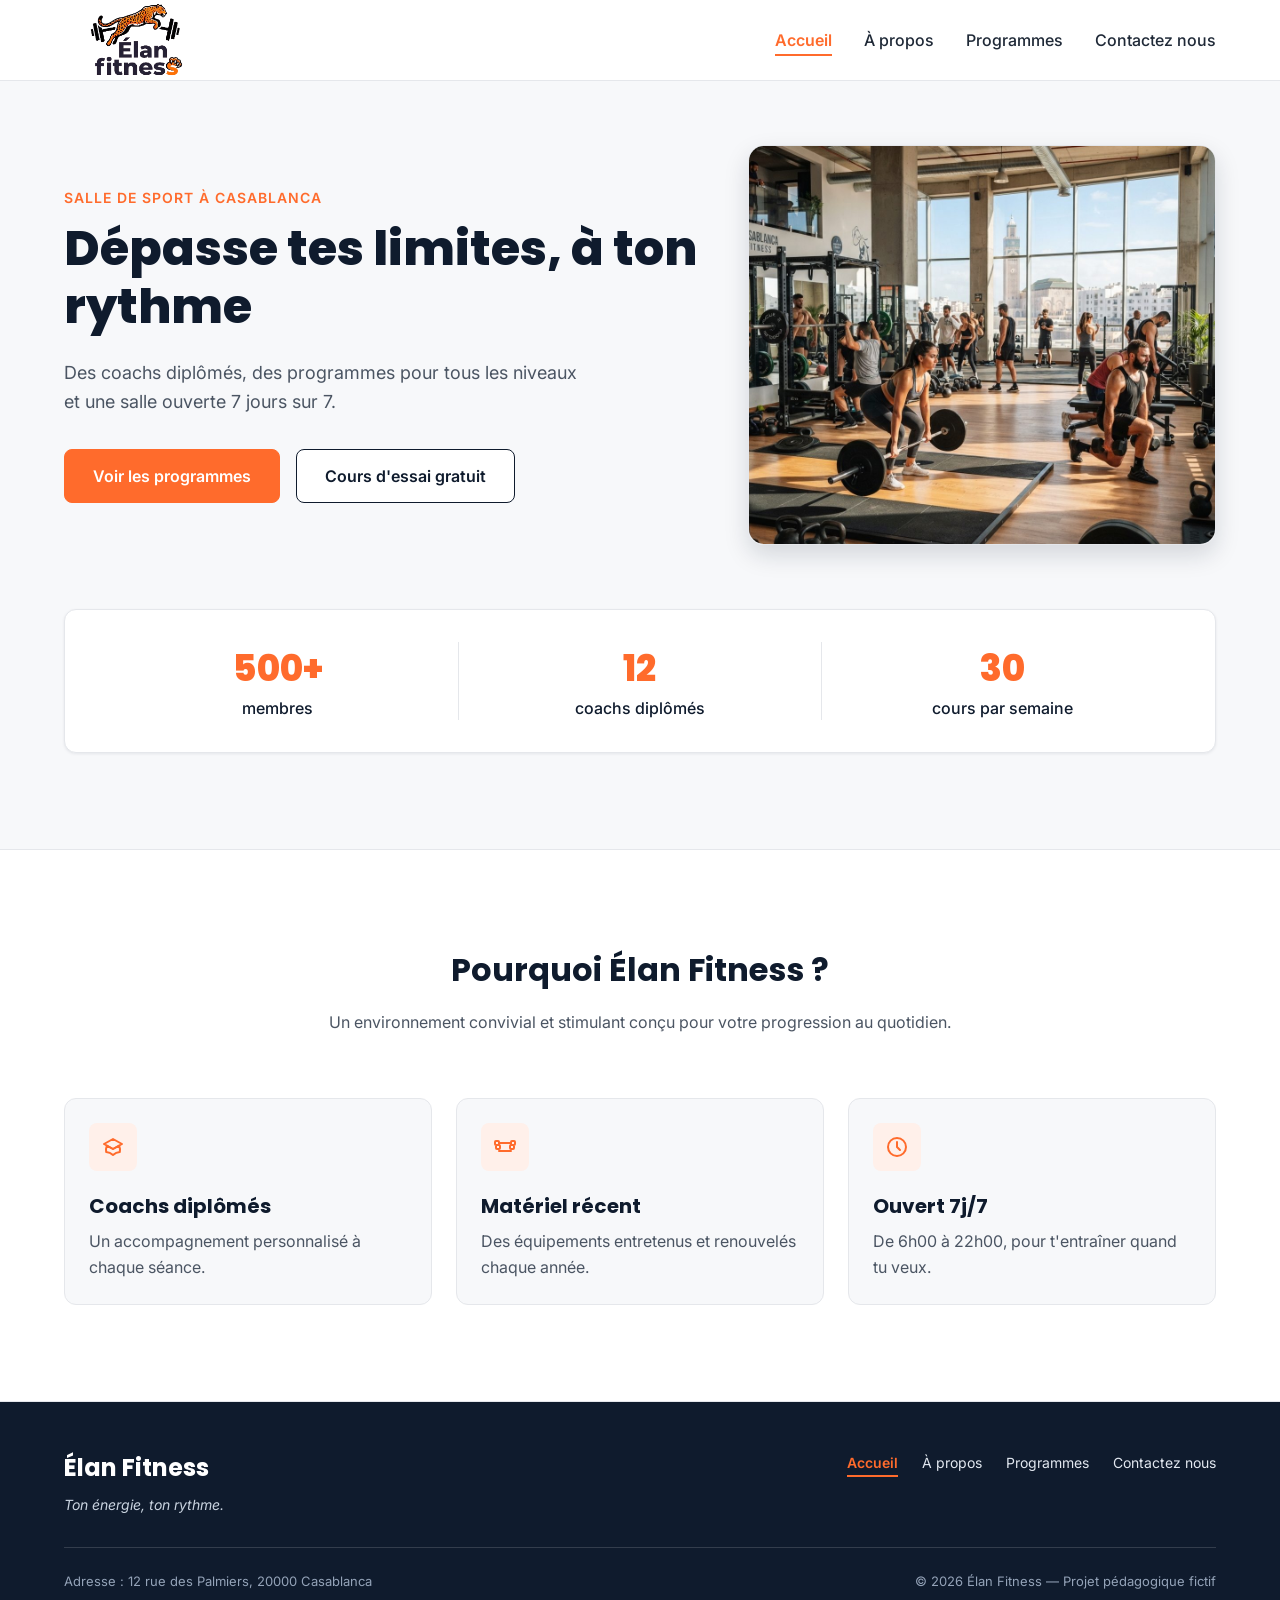
<file: index.html>
<!DOCTYPE html>
<html lang="fr">

<head>
  <meta charset="UTF-8">
  <meta name="viewport" content="width=device-width, initial-scale=1">
  <meta name="description"
    content="Élan Fitness, salle de sport à Casablanca : musculation, yoga, cardio et boxe fitness avec des coachs diplômés. Réservez votre cours d'essai gratuit.">
  <title>Élan Fitness | Salle de sport à Casablanca</title>

  <link rel="preconnect" href="https://fonts.googleapis.com">
  <link rel="preconnect" href="https://fonts.gstatic.com" crossorigin>
  <link
    href="https://fonts.googleapis.com/css2?family=Inter:wght@400;500;600&family=Poppins:wght@600;700;800&display=swap"
    rel="stylesheet">

  <link rel="stylesheet" href="style.css">
</head>

<body>

  <header class="en-tete">
    <div class="conteneur en-tete-contenu">
      <a href="index.html" class="logo"><img src="img/image-removebg-preview.png">
      </a>
      <nav aria-label="Navigation principale">


        <ul class="menu">
          <li><a href="index.html" class="lien-actif">Accueil</a></li>
          <li><a href="propos.html">À propos</a></li>
          <li><a href="program.html">Programmes</a></li>
          <li><a href="contact.html">Contactez nous</a></li>
        </ul>

      </nav>
    </div>
  </header>

  <main>

    <section id="accueil" class="hero">
      <div class="conteneur">

        <div class="hero-contenu">
          <div class="hero-texte">
            <p class="sur-titre">Salle de sport à Casablanca</p>
            <h1>Dépasse tes limites, à ton rythme</h1>
            <p class="hero-description">
              Des coachs diplômés, des programmes pour tous les niveaux et une salle ouverte 7 jours sur 7.
            </p>
            <div class="boutons">
              <a href="program.html" class="bouton bouton-principal">Voir les programmes</a>
              <a href="contact.html" class="bouton bouton-secondaire">Cours d'essai gratuit</a>

            </div>
          </div>

          <img class="hero-image" src="img/hero.jpg"
            alt="Des personnes s'entraînent dans une salle de sport lumineuse à Casablanca">
        </div>

        <div class="chiffres">
          <div class="chiffre">
            <p class="chiffre-nombre">500+</p>
            <p>membres</p>
          </div>
          <div class="chiffre">
            <p class="chiffre-nombre">12</p>
            <p>coachs diplômés</p>
          </div>
          <div class="chiffre">
            <p class="chiffre-nombre">30</p>
            <p>cours par semaine</p>
          </div>
        </div>

      </div>
    </section>

    <section class="section section-blanche">
      <div class="conteneur">

        <div class="section-titre">
          <h2>Pourquoi Élan Fitness ?</h2>
          <p>Un environnement convivial et stimulant conçu pour votre progression au quotidien.</p>
        </div>

        <div class="cartes">
          <article class="carte carte-avantage">
            <div class="icone"><img src="img/icone-coach.svg" alt=""></div>
            <h3>Coachs diplômés</h3>
            <p>Un accompagnement personnalisé à chaque séance.</p>
          </article>

          <article class="carte carte-avantage">
            <div class="icone"><img src="img/icone-materiel.svg" alt=""></div>
            <h3>Matériel récent</h3>
            <p>Des équipements entretenus et renouvelés chaque année.</p>
          </article>

          <article class="carte carte-avantage">
            <div class="icone"><img src="img/icone-horloge.svg" alt=""></div>
            <h3>Ouvert 7j/7</h3>
            <p>De 6h00 à 22h00, pour t'entraîner quand tu veux.</p>
          </article>
        </div>

      </div>
    </section>




  </main>

  <footer class="pied-de-page">
    <div class="conteneur">
      <div class="pied-haut">
        <div>
          <p class="logo logo-clair">Élan Fitness</p>
          <p class="slogan">Ton énergie, ton rythme.</p>
        </div>

        <nav aria-label="Navigation du pied de page">
          <ul class="menu menu-pied">
            <li><a href="index.html" class="lien-actif">Accueil</a></li>
            <li><a href="propos.html">À propos</a></li>
            <li><a href="program.html">Programmes</a></li>
            <li><a href="contact.html">Contactez nous</a></li>
          </ul>
        </nav>
      </div>

      <div class="pied-bas">
        <p>Adresse : 12 rue des Palmiers, 20000 Casablanca</p>
        <p>&copy; 2026 Élan Fitness — Projet pédagogique fictif</p>
      </div>

    </div>
  </footer>

</body>

</html>
</file>
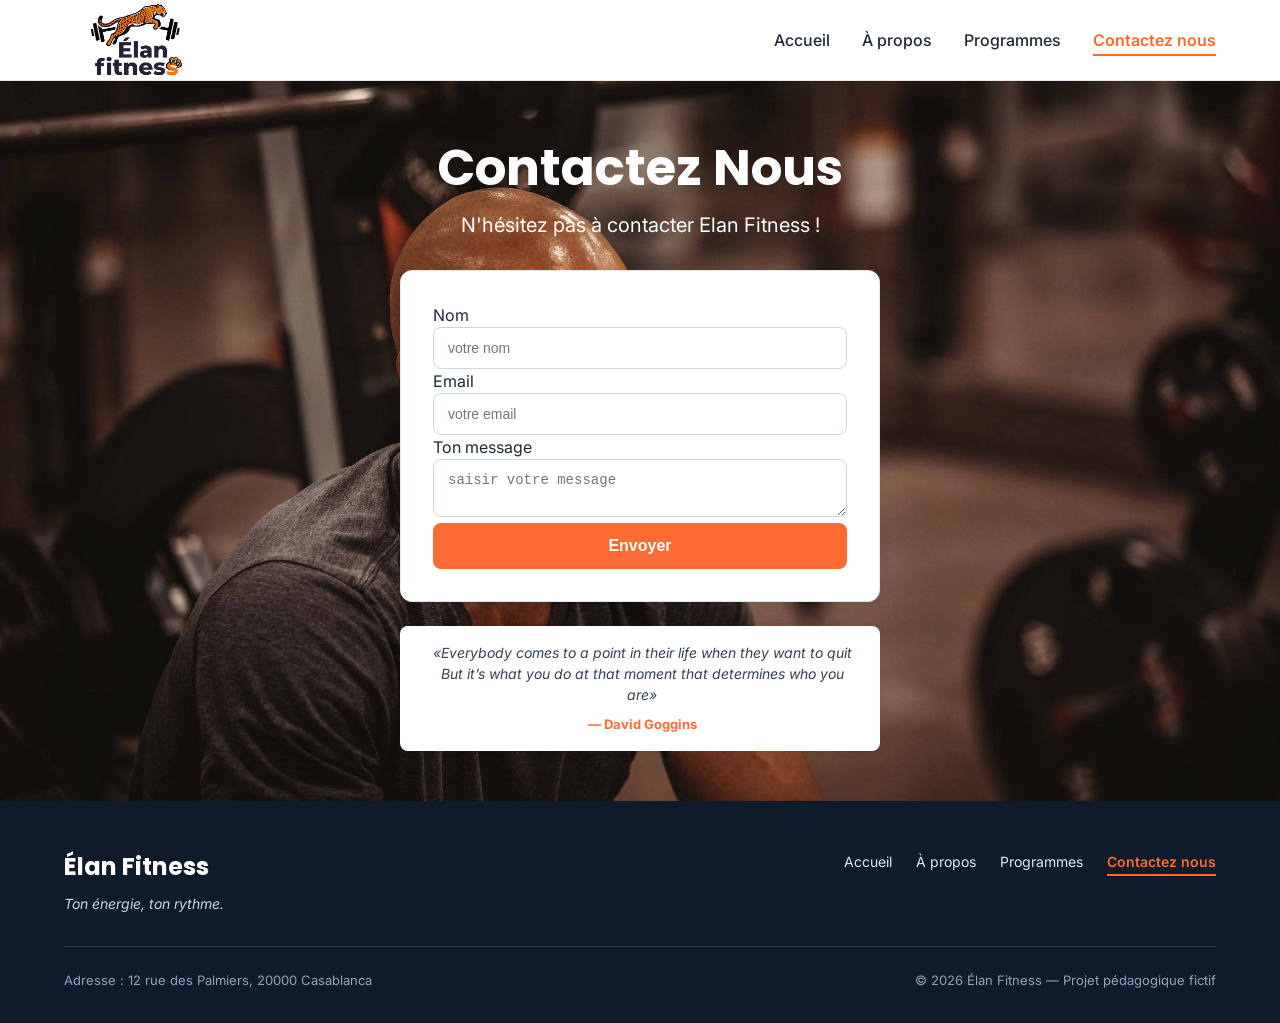
<file: contact.html>
<!DOCTYPE html>
<html lang="fr">

<head>
    <meta charset="UTF-8">
    <meta name="viewport" content="width=device-width, initial-scale=1">
    <meta name="description"
        content="Élan Fitness, salle de sport à Casablanca : musculation, yoga, cardio et boxe fitness avec des coachs diplômés. Réservez votre cours d'essai gratuit.">
    <title>Élan Fitness | Salle de sport à Casablanca</title>

    <link rel="preconnect" href="https://fonts.googleapis.com">
    <link rel="preconnect" href="https://fonts.gstatic.com" crossorigin>
    <link
        href="https://fonts.googleapis.com/css2?family=Inter:wght@400;500;600&family=Poppins:wght@600;700;800&display=swap"
        rel="stylesheet">
    <link rel="stylesheet" href="style.css">

    <link rel="stylesheet" href="contact.css">
</head>

<body>

    <header class="en-tete">
        <div class="conteneur en-tete-contenu">
            <a href="contact.html" class="logo"><img src="img/image-removebg-preview.png" alt="Élan Fitness Logo"></a>
            <nav aria-label="Navigation principale">
                <ul class="menu">
                    <li><a href="index.html">Accueil</a></li>
                    <li><a href="propos.html">À propos</a></li>
                    <li><a href="program.html">Programmes</a></li>
                    <li><a href="contact.html" class="lien-actif">Contactez nous</a></li>
                </ul>
            </nav>
        </div>
    </header>

    <div class="container">
        <a href="contact.html" class="background-image"><img src="img/david-goggins-resting-e11ibealqmy7ckwh.jpg"
                alt=></a>
        <section id="contact" class="section">
            <div class="section-titre">
                <h2>Contactez Nous</h2>
                <p>N'hésitez pas à contacter Elan Fitness !</p>
            </div>
        </section>

        <!-- Formulaire b class contact-box -->
        <form class="contact-box">
            <div class="field">
                <label for="nom">Nom</label>
                <input type="text" id="nom" placeholder="votre nom">
            </div>

            <div class="field">
                <label for="email">Email</label>
                <input type="email" id="email" placeholder="votre email">
            </div>

            <div class="field">
                <label for="message">Ton message</label>
                <textarea id="message" placeholder="saisir votre message"></textarea>
            </div>

            <button type="submit">Envoyer</button>
        </form>

        <!-- Citation David Goggins m-hottat m-wara l-form -->
        <blockquote class="quote-goggins">
            <p>«Everybody comes to a point in their life when they want to quit But it’s what you do at that moment
                that determines who you are»</p>
            <cite>— David Goggins</cite>
        </blockquote>
    </div>

    <footer class="pied-de-page">
        <div class="conteneur">
            <div class="pied-haut">
                <div>
                    <p class="logo logo-clair">Élan Fitness</p>
                    <p class="slogan">Ton énergie, ton rythme.</p>
                </div>
                <nav aria-label="Navigation du pied de page">
                    <ul class="menu menu-pied">
                        <li><a href="index.html">Accueil</a></li>
                        <li><a href="propos.html">À propos</a></li>
                        <li><a href="program.html">Programmes</a></li>
                        <li><a href="contact.html" class="lien-actif">Contactez nous</a></li>
                    </ul>
                </nav>
            </div>
            <div class="pied-bas">
                <p>Adresse : 12 rue des Palmiers, 20000 Casablanca</p>
                <p>&copy; 2026 Élan Fitness — Projet pédagogique fictif</p>
            </div>
        </div>
    </footer>

</body>
</file>
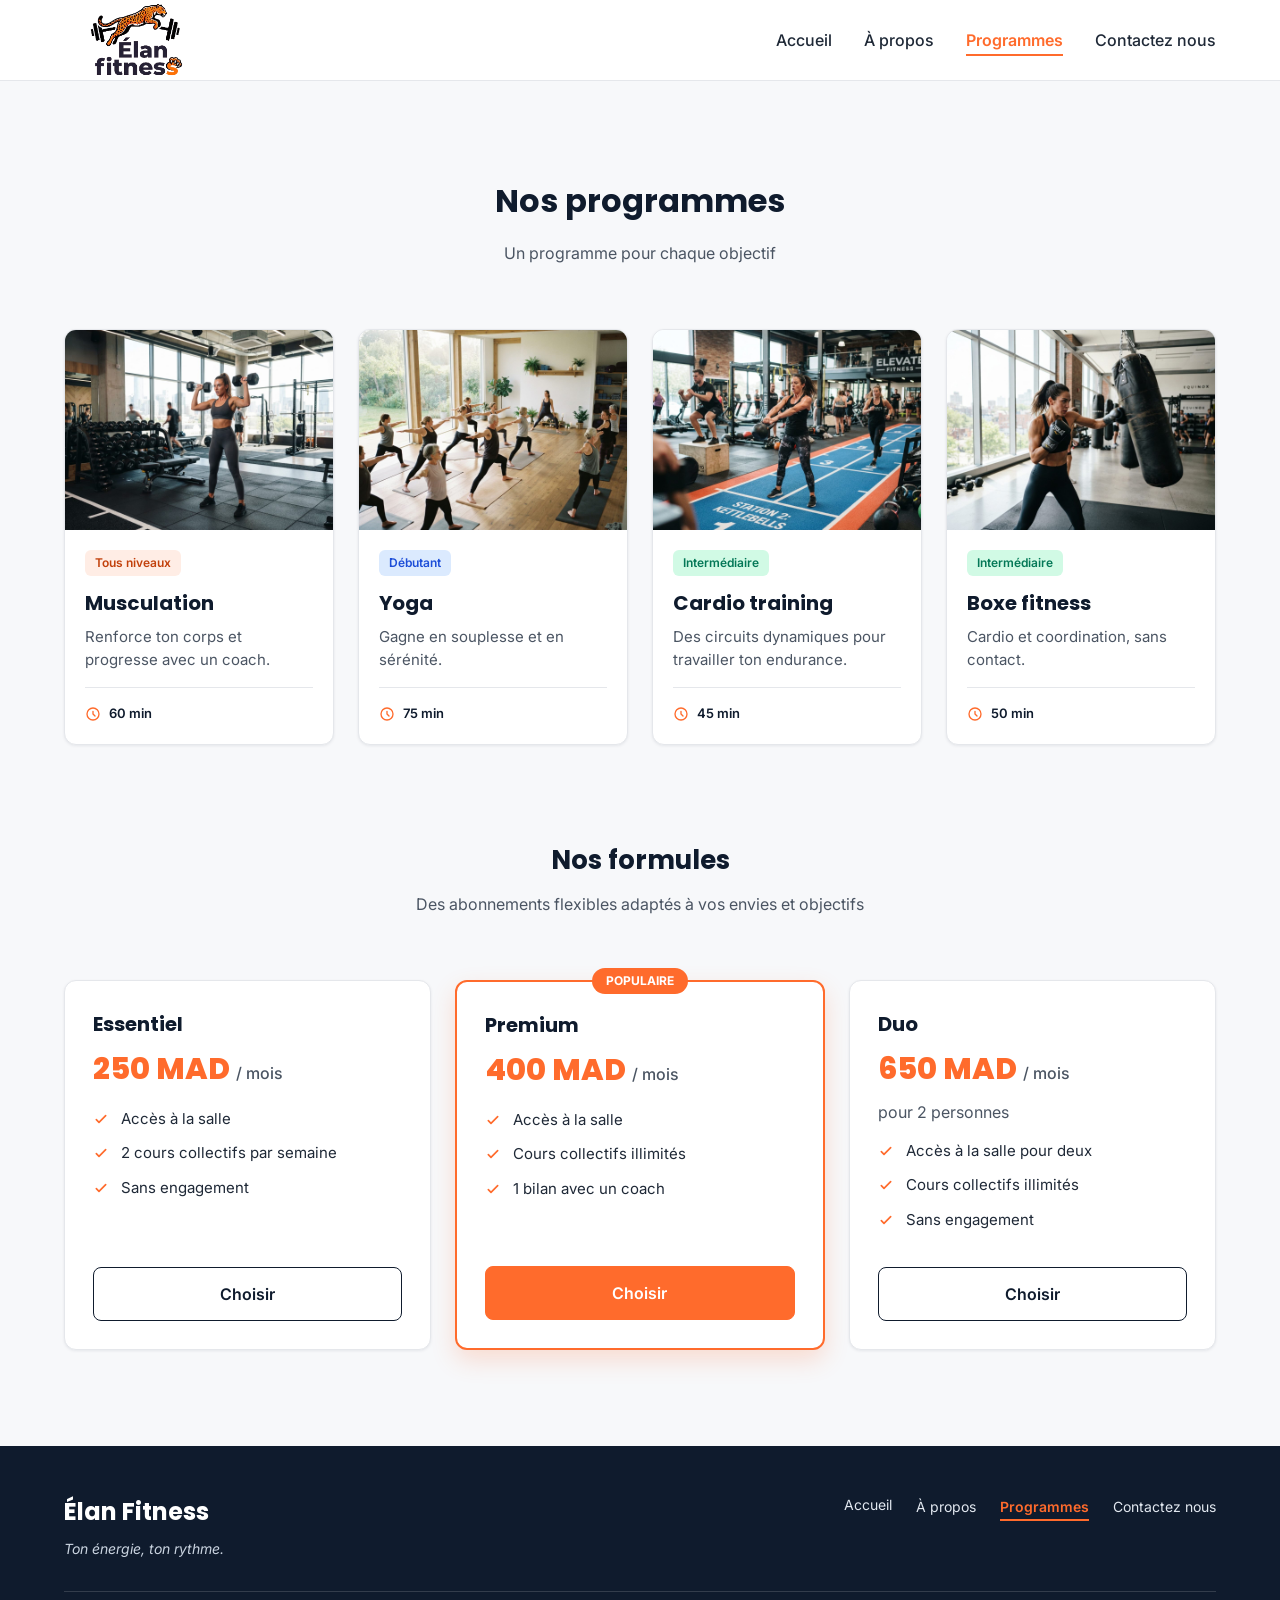
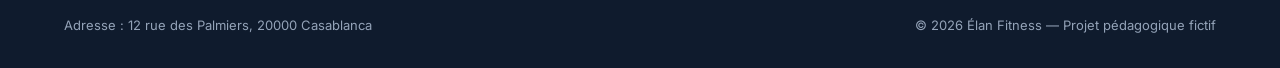
<file: program.html>
<!DOCTYPE html>
<html lang="fr">

<head>
    <meta charset="UTF-8">
    <meta name="viewport" content="width=device-width, initial-scale=1">
    <meta name="description"
        content="Élan Fitness, salle de sport à Casablanca : musculation, yoga, cardio et boxe fitness avec des coachs diplômés. Réservez votre cours d'essai gratuit.">
    <title>Élan Fitness | Salle de sport à Casablanca</title>

    <link rel="preconnect" href="https://fonts.googleapis.com">
    <link rel="preconnect" href="https://fonts.gstatic.com" crossorigin>
    <link
        href="https://fonts.googleapis.com/css2?family=Inter:wght@400;500;600&family=Poppins:wght@600;700;800&display=swap"
        rel="stylesheet">

    <link rel="stylesheet" href="style.css">
</head>

<body>

    <header class="en-tete">
        <div class="conteneur en-tete-contenu">
            <a href="program.html" class="logo"><img src="img/image-removebg-preview.png">
            </a>
            <nav aria-label="Navigation principale">


                <ul class="menu">
                    <li><a href="index.html">Accueil</a></li>
                    <li><a href="propos.html">À propos</a></li>
                    <li><a href="program.html" class="lien-actif">Programmes</a></li>
                    <li><a href="contact.html">Contactez nous</a></li>
                </ul>

            </nav>
        </div>
    </header>

    <section id="programmes" class="section">
        <div class="conteneur">

            <div class="section-titre">
                <h2>Nos programmes</h2>
                <p>Un programme pour chaque objectif</p>
            </div>

            <div class="cartes">

                <article class="carte carte-programme">
                    <img src="img/musculation.jpg" alt="Une sportive soulève des haltères dans l'espace musculation">
                    <div class="programme-corps">
                        <span class="etiquette etiquette-orange">Tous niveaux</span>
                        <h3>Musculation</h3>
                        <p>Renforce ton corps et progresse avec un coach.</p>
                        <p class="duree"><img src="img/icone-duree.svg" alt="">60 min</p>
                    </div>
                </article>

                <article class="carte carte-programme">
                    <img src="img/yoga.jpg" alt="Un groupe pratique le yoga sur des tapis dans une salle lumineuse">
                    <div class="programme-corps">
                        <span class="etiquette etiquette-bleue">Débutant</span>
                        <h3>Yoga</h3>
                        <p>Gagne en souplesse et en sérénité.</p>
                        <p class="duree"><img src="img/icone-duree.svg" alt="">75 min</p>
                    </div>
                </article>

                <article class="carte carte-programme">
                    <img src="img/cardio.jpg"
                        alt="Des sportifs suivent un circuit de cardio training avec des kettlebells">
                    <div class="programme-corps">
                        <span class="etiquette etiquette-verte">Intermédiaire</span>
                        <h3>Cardio training</h3>
                        <p>Des circuits dynamiques pour travailler ton endurance.</p>
                        <p class="duree"><img src="img/icone-duree.svg" alt="">45 min</p>
                    </div>
                </article>

                <article class="carte carte-programme">
                    <img src="img/boxe.jpg" alt="Une sportive frappe un sac de frappe pendant un cours de boxe fitness">
                    <div class="programme-corps">
                        <span class="etiquette etiquette-verte">Intermédiaire</span>
                        <h3>Boxe fitness</h3>
                        <p>Cardio et coordination, sans contact.</p>
                        <p class="duree"><img src="img/icone-duree.svg" alt="">50 min</p>
                    </div>
                </article>

            </div>

            <div class="formules">

                <div class="section-titre">
                    <h3>Nos formules</h3>
                    <p>Des abonnements flexibles adaptés à vos envies et objectifs</p>
                </div>

                <div class="cartes">

                    <article class="carte formule">
                        <h4>Essentiel</h4>
                        <p class="prix">250 MAD <span>/ mois</span></p>
                        <ul class="formule-liste">
                            <li>Accès à la salle</li>
                            <li>2 cours collectifs par semaine</li>
                            <li>Sans engagement</li>
                        </ul>
                        <a href="#contact" class="bouton bouton-secondaire">Choisir</a>
                    </article>

                    <article class="carte formule formule-populaire">
                        <p class="badge-populaire">Populaire</p>
                        <h4>Premium</h4>
                        <p class="prix">400 MAD <span>/ mois</span></p>
                        <ul class="formule-liste">
                            <li>Accès à la salle</li>
                            <li>Cours collectifs illimités</li>
                            <li>1 bilan avec un coach</li>
                        </ul>
                        <a href="#contact" class="bouton bouton-principal">Choisir</a>
                    </article>

                    <article class="carte formule">
                        <h4>Duo</h4>
                        <p class="prix">650 MAD <span>/ mois</span></p>
                        <p class="prix-note">pour 2 personnes</p>
                        <ul class="formule-liste">
                            <li>Accès à la salle pour deux</li>
                            <li>Cours collectifs illimités</li>
                            <li>Sans engagement</li>
                        </ul>
                        <a href="#contact" class="bouton bouton-secondaire">Choisir</a>
                    </article>

                </div>
            </div>

        </div>
    </section>

    </main>

    <footer class="pied-de-page">
        <div class="conteneur">

            <div class="pied-haut">
                <div>
                    <p class="logo logo-clair">Élan Fitness</p>
                    <p class="slogan">Ton énergie, ton rythme.</p>
                </div>

                <nav aria-label="Navigation du pied de page">
                    <ul class="menu menu-pied">
                        <a href="index.html">Accueil</a></li>
                        <li><a href="propos.html">À propos</a></li>
                        <li><a href="program.html" class="lien-actif">Programmes</a></li>
                        <li><a href="contact.html">Contactez nous</a></li>
                    </ul>
                </nav>
            </div>

            <div class="pied-bas">
                <p>Adresse : 12 rue des Palmiers, 20000 Casablanca</p>
                <p>&copy; 2026 Élan Fitness — Projet pédagogique fictif</p>
            </div>

        </div>
    </footer>

</body>

</html>
</file>
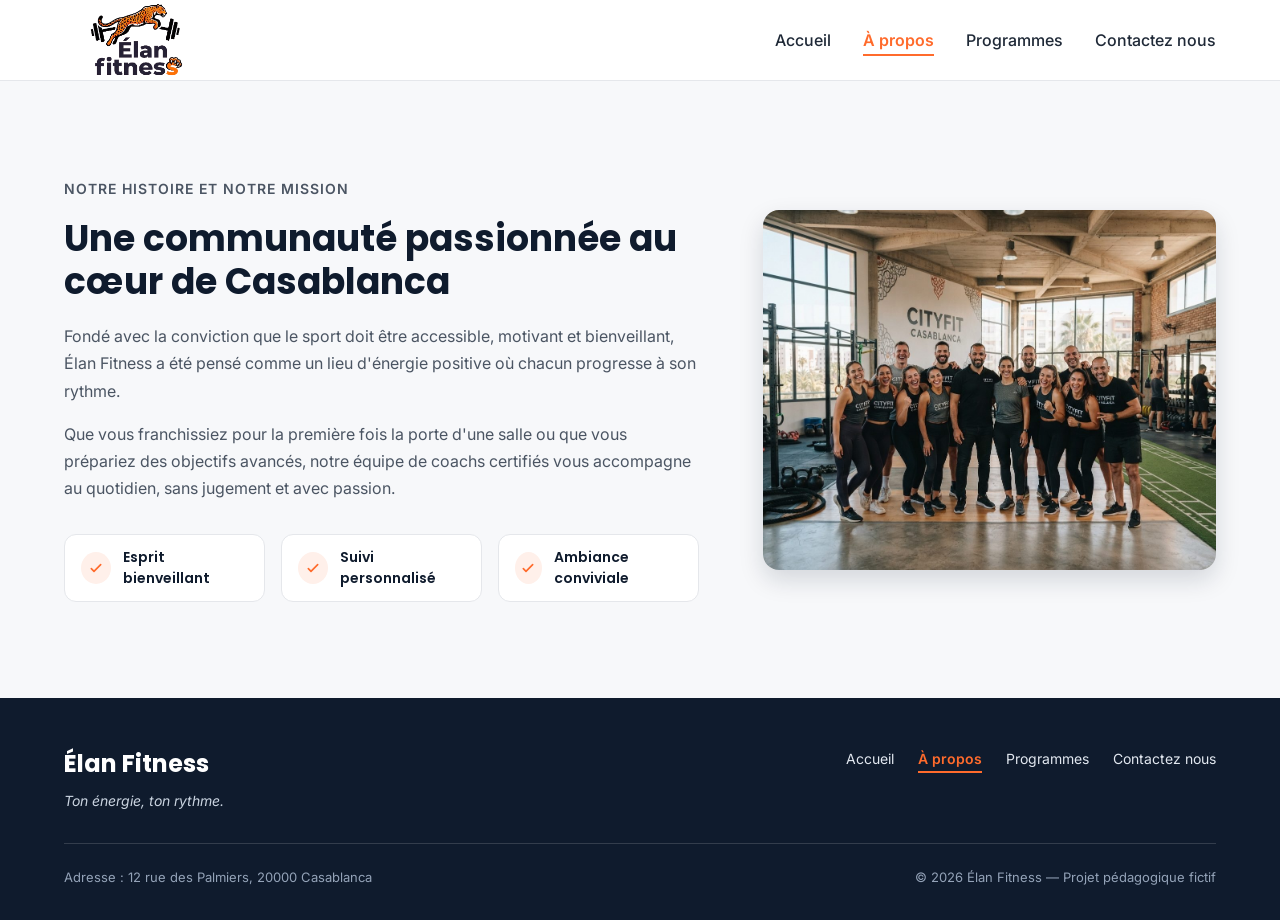
<file: propos.html>
<!DOCTYPE html>
<html lang="fr">

<head>
    <meta charset="UTF-8">
    <meta name="viewport" content="width=device-width, initial-scale=1">
    <meta name="description"
        content="Élan Fitness, salle de sport à Casablanca : musculation, yoga, cardio et boxe fitness avec des coachs diplômés. Réservez votre cours d'essai gratuit.">
    <title>Élan Fitness | Salle de sport à Casablanca</title>

    <link rel="preconnect" href="https://fonts.googleapis.com">
    <link rel="preconnect" href="https://fonts.gstatic.com" crossorigin>
    <link
        href="https://fonts.googleapis.com/css2?family=Inter:wght@400;500;600&family=Poppins:wght@600;700;800&display=swap"
        rel="stylesheet">

    <link rel="stylesheet" href="style.css">
</head>

<body>

    <header class="en-tete">
        <div class="conteneur en-tete-contenu">
            <a href="propos.html" class="logo"><img src="img/image-removebg-preview.png">
            </a>
            <nav aria-label="Navigation principale">


                <ul class="menu">
                    <li><a href="index.html">Accueil</a></li>
                    <li><a href="propos.html" class="lien-actif">À propos</a></li>
                    <li><a href="program.html">Programmes</a></li>
                    <li><a href="contact.html">Contactez nous</a></li>
                </ul>

            </nav>
        </div>
    </header>

    <main>
        <section id="a-propos" class="section">
            <div class="conteneur apropos-contenu">

                <div class="apropos-texte">
                    <p class="sur-titre">Notre histoire et notre mission</p>
                    <h2>Une communauté passionnée au cœur de Casablanca</h2>
                    <p>
                        Fondé avec la conviction que le sport doit être accessible, motivant et bienveillant,
                        Élan Fitness a été pensé comme un lieu d'énergie positive où chacun progresse à son rythme.
                    </p>
                    <p>
                        Que vous franchissiez pour la première fois la porte d'une salle ou que vous prépariez des
                        objectifs avancés, notre équipe de coachs certifiés vous accompagne au quotidien, sans
                        jugement et avec passion.
                    </p>

                    <ul class="valeurs">
                        <li class="valeur">
                            <div class="icone icone-petite"><img src="img/icone-check.svg" alt=""></div>
                            <span>Esprit bienveillant</span>
                        </li>
                        <li class="valeur">
                            <div class="icone icone-petite"><img src="img/icone-check.svg" alt=""></div>
                            <span>Suivi personnalisé</span>
                        </li>
                        <li class="valeur">
                            <div class="icone icone-petite"><img src="img/icone-check.svg" alt=""></div>
                            <span>Ambiance conviviale</span>
                        </li>
                    </ul>
                </div>

                <img class="apropos-image" src="img/equipe.jpg"
                    alt="L'équipe de coachs d'Élan Fitness réunie dans la salle">

            </div>
        </section>

        <footer class="pied-de-page">
            <div class="conteneur">

                <div class="pied-haut">
                    <div>
                        <p class="logo logo-clair">Élan Fitness</p>
                        <p class="slogan">Ton énergie, ton rythme.</p>
                    </div>

                    <nav aria-label="Navigation du pied de page">
                        <ul class="menu menu-pied">
                            <li><a href="index.html">Accueil</a></li>
                            <li><a href="propos.html" class="lien-actif">À propos</a></li>
                            <li><a href="program.html">Programmes</a></li>
                            <li><a href="contact.html">Contactez nous</a></li>
                        </ul>
                    </nav>
                </div>

                <div class="pied-bas">
                    <p>Adresse : 12 rue des Palmiers, 20000 Casablanca</p>
                    <p>&copy; 2026 Élan Fitness — Projet pédagogique fictif</p>
                </div>

            </div>
        </footer>

</body>

</html>
</file>
<file: style.css>
* {
  box-sizing: border-box;
  margin: 0;
  padding: 0;
}

html {
  scroll-behavior: smooth;
}

body {
  font-family: 'Inter', Arial, sans-serif;
  font-size: 16px;
  line-height: 1.5;
  color: #1F2937;
  background-color: #F7F8FA;
}

h1,
h2,
h3,
h4 {
  font-family: 'Poppins', Arial, sans-serif;
  color: #0F1B2D;
}

a {
  color: inherit;
  text-decoration: none;
}

ul {
  list-style: none;
}

img {
  display: block;
  max-width: 100%;
}

a:focus-visible,
button:focus-visible {
  outline: 3px solid #FF6B2C;
  outline-offset: 2px;
}

.conteneur {
  width: 100%;
  max-width: 1200px;
  margin: 0 auto;
  padding: 0 24px;
}

.section {
  padding: 96px 0;
}

.section-blanche {
  background-color: #FFFFFF;
  border-top: 1px solid #E5E7EB;
  border-bottom: 1px solid #E5E7EB;
}

.section-titre {
  max-width: 640px;
  margin: 0 auto 64px;
  text-align: center;
}

.section-titre h2 {
  font-size: 32px;
  margin-bottom: 16px;
}

.section-titre h3 {
  font-size: 26px;
  margin-bottom: 12px;
}

.section-titre p {
  color: #4B5563;
}

.sur-titre {
  font-size: 14px;
  font-weight: 600;
  color: #FF6B2C;
  text-transform: uppercase;
  letter-spacing: 1px;
  margin-bottom: 12px;
}

.bouton {
  display: inline-block;
  padding: 14px 28px;
  border-radius: 8px;
  font-size: 16px;
  font-weight: 600;
  text-align: center;
  cursor: pointer;
}

.bouton-principal {
  background-color: #FF6B2C;
  border: 1px solid #FF6B2C;
  color: #FFFFFF;
}

.bouton-principal:hover {
  background-color: #F05817;
}

.bouton-secondaire {
  background-color: #FFFFFF;
  border: 1px solid #0F1B2D;
  color: #0F1B2D;
}

.bouton-secondaire:hover {
  background-color: #F3F4F6;
}

.cartes {
  display: flex;
  gap: 24px;
}

.carte {
  flex: 1;
  background-color: #FFFFFF;
  border: 1px solid #E5E7EB;
  border-radius: 12px;
  box-shadow: 0 1px 3px rgba(15, 27, 45, 0.08);
}

.carte:hover {
  scale: 1.02;
  box-shadow: 0 0 20px rgba(247, 69, 5, 0.8);
  transform: translateY(-2px);
}

.icone {
  width: 48px;
  height: 48px;
  background-color: #FFF0EA;
  border-radius: 8px;
  display: flex;
  align-items: center;
  justify-content: center;
}

.icone img {
  width: 24px;
  height: 24px;
}

.icone-petite {
  width: 32px;
  height: 32px;
  border-radius: 50%;
}

.icone-petite img {
  width: 16px;
  height: 16px;
}

.en-tete {
  position: sticky;
  top: 0;
  z-index: 10;
  background-color: #FFFFFF;
  border-bottom: 1px solid #E5E7EB;
}

.en-tete-contenu {
  height: 80px;
  display: flex;
  align-items: center;
  justify-content: space-between;
}

.logo {
  display: flex;
  align-items: center;
  font-family: 'Poppins', Arial, sans-serif;
  font-size: 24px;
  font-weight: 700;
  color: #0F1B2D;
}

.logo after {
  content: "";
  width: 10px;
  height: 10px;
  margin-left: 8px;
  background-color: #FF6B2C;
  border-radius: 50%;
}

.menu {
  display: flex;
  gap: 32px;
}

.menu a {
  font-weight: 500;
  padding-bottom: 4px;
  border-bottom: 2px solid transparent;
}

.menu a:hover {
  color: #FF6B2C;
}

.menu .lien-actif {
  color: #FF6B2C;
  font-weight: 600;
  border-bottom-color: #FF6B2C;
}

.hero {
  padding: 64px 0 96px;
}

.hero-contenu {
  display: flex;
  align-items: center;
  gap: 32px;
}

.hero-texte {
  flex: 7;
}

.hero-texte h1 {
  font-size: 48px;
  font-weight: 800;
  line-height: 1.2;
  margin-bottom: 24px;
}

.hero-description {
  max-width: 520px;
  font-size: 18px;
  line-height: 1.6;
  color: #4B5563;
  margin-bottom: 32px;
}

.boutons {
  display: flex;
  flex-wrap: wrap;
  gap: 16px;
}

.hero-image {
  flex: 5;
  min-width: 0;
  height: 400px;
  object-fit: cover;
  border-radius: 16px;
  border: 1px solid #E5E7EB;
  box-shadow: 0 10px 25px rgba(15, 27, 45, 0.15);
}

.chiffres {
  display: flex;
  margin-top: 64px;
  padding: 32px;
  background-color: #FFFFFF;
  border: 1px solid #E5E7EB;
  border-radius: 12px;
  box-shadow: 0 1px 3px rgba(15, 27, 45, 0.08);
}

.chiffre {
  flex: 1;
  text-align: center;
  font-weight: 500;
  color: #0F1B2D;
}

.chiffre+.chiffre {
  border-left: 1px solid #E5E7EB;
}

.chiffre-nombre {
  font-family: 'Poppins', Arial, sans-serif;
  font-size: 36px;
  font-weight: 800;
  color: #FF6B2C;
}

.carte-avantage {
  padding: 24px;
  background-color: #F7F8FA;
  box-shadow: none;
}

.carte-avantage .icone {
  margin-bottom: 20px;
}

.carte-avantage h3 {
  font-size: 20px;
  margin-bottom: 8px;
}

.carte-avantage p {
  color: #4B5563;
  line-height: 1.6;
}

.apropos-contenu {
  display: flex;
  align-items: center;
  gap: 64px;
}

.apropos-texte {
  flex: 7;
}

.apropos-texte h2 {
  font-size: 36px;
  line-height: 1.2;
  margin-bottom: 20px;
}

.apropos-texte p {
  color: #4B5563;
  line-height: 1.7;
  margin-bottom: 16px;
}

.valeurs {
  display: flex;
  gap: 16px;
  margin-top: 32px;
}

.valeur {
  flex: 1;
  display: flex;
  align-items: center;
  gap: 12px;
  padding: 12px 16px;
  background-color: #FFFFFF;
  border: 1px solid #E5E7EB;
  border-radius: 12px;
  font-family: 'Poppins', Arial, sans-serif;
  font-size: 14px;
  font-weight: 600;
  color: #0F1B2D;
}

.apropos-image {
  flex: 5;
  min-width: 0;
  height: 360px;
  object-fit: cover;
  border-radius: 16px;
  box-shadow: 0 10px 25px rgba(15, 27, 45, 0.15);
}

.carte-programme {
  display: flex;
  flex-direction: column;
  overflow: hidden;
}

.carte-programme>img {
  width: 100%;
  height: 200px;
  object-fit: cover;
}

.programme-corps {
  flex: 1;
  display: flex;
  flex-direction: column;
  padding: 20px;
}

.programme-corps h3 {
  font-size: 20px;
  margin-bottom: 8px;
}

.programme-corps p {
  font-size: 15px;
  color: #4B5563;
}

.etiquette {
  align-self: flex-start;
  padding: 4px 10px;
  margin-bottom: 12px;
  border-radius: 6px;
  font-size: 12px;
  font-weight: 600;
}

.etiquette-orange {
  background-color: #FFEDE5;
  color: #C2410C;
}

.etiquette-bleue {
  background-color: #DBEAFE;
  color: #1D4ED8;
}

.etiquette-verte {
  background-color: #D1FAE5;
  color: #047857;
}

.programme-corps .duree {
  display: flex;
  align-items: center;
  gap: 8px;
  margin-top: auto;
  padding-top: 16px;
  border-top: 1px solid #E5E7EB;
  font-size: 13px;
  font-weight: 600;
  color: #0F1B2D;
}

.programme-corps h3+p {
  margin-bottom: 16px;
}

.duree img {
  width: 16px;
  height: 16px;
}

.formules {
  margin-top: 96px;
}

.formule {
  position: relative;
  display: flex;
  flex-direction: column;
  padding: 28px;
}

.formule h4 {
  font-size: 20px;
}

.prix {
  margin: 8px 0 16px;
  font-family: 'Poppins', Arial, sans-serif;
  font-size: 30px;
  font-weight: 800;
  color: #FF6B2C;
}

.prix span {
  font-family: 'Inter', Arial, sans-serif;
  font-size: 16px;
  font-weight: 500;
  color: #4B5563;
}

.prix-note {
  margin: -8px 0 16px;
  font-size: 16px;
  color: #4B5563;
}

.formule-liste {
  flex: 1;
  margin-bottom: 24px;
}

.formule-liste li {
  padding-left: 28px;
  margin-bottom: 12px;
  font-size: 15px;
  background-image: url('img/icone-check.svg');
  background-repeat: no-repeat;
  background-position: left center;
  background-size: 16px;
}

.formule .bouton {
  display: block;
}

.formule-populaire {
  border: 2px solid #FF6B2C;
  box-shadow: 0 10px 25px rgba(255, 107, 44, 0.2);
}

.badge-populaire {
  position: absolute;
  top: -14px;
  left: 50%;
  transform: translateX(-50%);
  padding: 4px 14px;
  background-color: #FF6B2C;
  border-radius: 999px;
  font-size: 12px;
  font-weight: 700;
  text-transform: uppercase;
  color: #FFFFFF;
}

.pied-de-page {
  padding: 48px 0 32px;
  background-color: #0F1B2D;
  color: #FFFFFF;
}

.pied-haut {
  display: flex;
  justify-content: space-between;
  align-items: flex-start;
  padding-bottom: 32px;
  border-bottom: 1px solid rgba(255, 255, 255, 0.15);
}

.logo-clair {
  color: #FFFFFF;
}

.slogan {
  margin-top: 8px;
  font-size: 14px;
  font-style: italic;
  color: #CBD5E1;
}

.menu-pied {
  gap: 24px;
}

.menu-pied a {
  font-size: 14px;
  font-weight: 400;
  color: #E2E8F0;
}

.pied-bas {
  display: flex;
  justify-content: space-between;
  margin-top: 24px;
  font-size: 13px;
  color: #94A3B8;
}



.logo img {
  height: 110px;
  width: auto;
}




@media (max-width: 1023px) {

  .hero-contenu,
  .apropos-contenu,
  .cartes,
  .valeurs {
    flex-direction: column;
    gap: 24px;
  }

  .chiffres {
    flex-direction: column;
    gap: 16px;
  }

  .chiffre+.chiffre {
    border-left: none;
    border-top: 1px solid #E5E7EB;
    padding-top: 16px;
  }

  .pied-haut,
  .pied-bas {
    flex-direction: column;
    align-items: center;
    text-align: center;
    gap: 16px;
  }

  .en-tete-contenu {
    height: auto !important;
    padding: 14px 20px;
    flex-direction: column;
    gap: 12px;
  }

  .menu {
    flex-wrap: wrap;
    justify-content: center;
    gap: 10px 16px;

  }
}


@media (max-width: 767px) {
  .container {
    width: 90%;
  }

  .contact-box {
    flex-direction: column;
  }

  .contact-left,
  .contact-right {
    width: 100%;
  }
}
</file>
<file: contact.css>
* {
  box-sizing: border-box;
  margin: 0;
  padding: 0;
}




.container {
  display: flex;
  flex-direction: column;
  align-items: center;
  width: 90%;
  max-width: 480px;
  margin: 50px auto;
}


.section-titre h2 {
  font-family: 'Poppins';
  font-size: 50px;
  font-weight: 700;
  color: #FFFFFF;
  margin-bottom: 6px;
}

.section-titre p {
  color: #FFFFFF;
  font-size: 20px;
}


.contact-box {
  width: 100%;
  background-color: #FFFFFF;
  padding: 32px;
  border-radius: 12px;
  box-shadow: 0px 4px 15px rgba(0, 0, 0, 0.05);
  border: 1px solid #E2E8F0;
}




input,
textarea {
  width: 100%;
  padding: 12px 14px;
  border: 1px solid #CBD5E1;
  border-radius: 8px;
  font-size: 14px;
  outline: none;
  transition: border-color 0.2s, box-shadow 0.2s;
}

input:focus,
textarea:focus {
  border-color: #FF6B35;
  box-shadow: 0 0 0 3px rgba(255, 107, 53, 0.15);
}

button {
  width: 100%;
  padding: 14px;
  background-color: #FF6B35;
  color: #FFFFFF;
  border: none;
  border-radius: 8px;
  font-size: 16px;
  font-weight: 600;
  cursor: pointer;
  transition: background-color 0.2s;
}

button:hover {
  background-color: #E85A24;
}








container {
  margin: 20px auto 40px auto;
}

.section {
  padding: 0;
  margin-bottom: 15px;
}

.section-titre {
  margin-bottom: 15px;
}

.section-titre h2 {
  margin-bottom: 4px;
}

.contact-box {
  margin-top: 0;
}




.quote-goggins {
  margin-top: 24px;
  padding: 16px 20px;
  background-color: #FFFFFF;
  border-left: 4px solid #FFFFFF;
  border-radius: 8px;
  box-shadow: 0 2px 10px rgba(0, 0, 0, 0.03);
  text-align: center;
  width: 100%;
}

.quote-goggins p {
  font-size: 14px;
  font-style: italic;
  color: #334155;
  margin-bottom: 6px;
}

.quote-goggins cite {
  font-size: 13px;
  font-weight: 700;
  color: #FF6B35;
  font-style: normal;
}


.background-image {
  position: absolute;
  top: 0;
  left: 0;
  width: 100%;
  height: 100%;
  object-fit: cover;
  z-index: -1;
}




@media (max-width: 1023px) {

  .hero-contenu,
  .apropos-contenu,
  .cartes,
  .valeurs {
    flex-direction: column;
    gap: 24px;
  }

  .chiffres {
    flex-direction: column;
    gap: 16px;
  }

  .chiffre+.chiffre {
    border-left: none;
    border-top: 1px solid #E5E7EB;
    padding-top: 16px;
  }

  .pied-haut,
  .pied-bas {
    flex-direction: column;
    align-items: center;
    text-align: center;
    gap: 16px;
  }

  .en-tete-contenu {
    height: auto !important;
    padding: 14px 20px;
    flex-direction: column;
    gap: 12px;
  }

  .menu {
    flex-wrap: wrap;
    justify-content: center;
    gap: 10px 16px;

  }
}


@media (max-width: 767px) {
  .container {
    width: 90%;
  }

  .contact-box {
    flex-direction: column;
  }

  .contact-left,
  .contact-right {
    width: 100%;
  }
}
</file>
